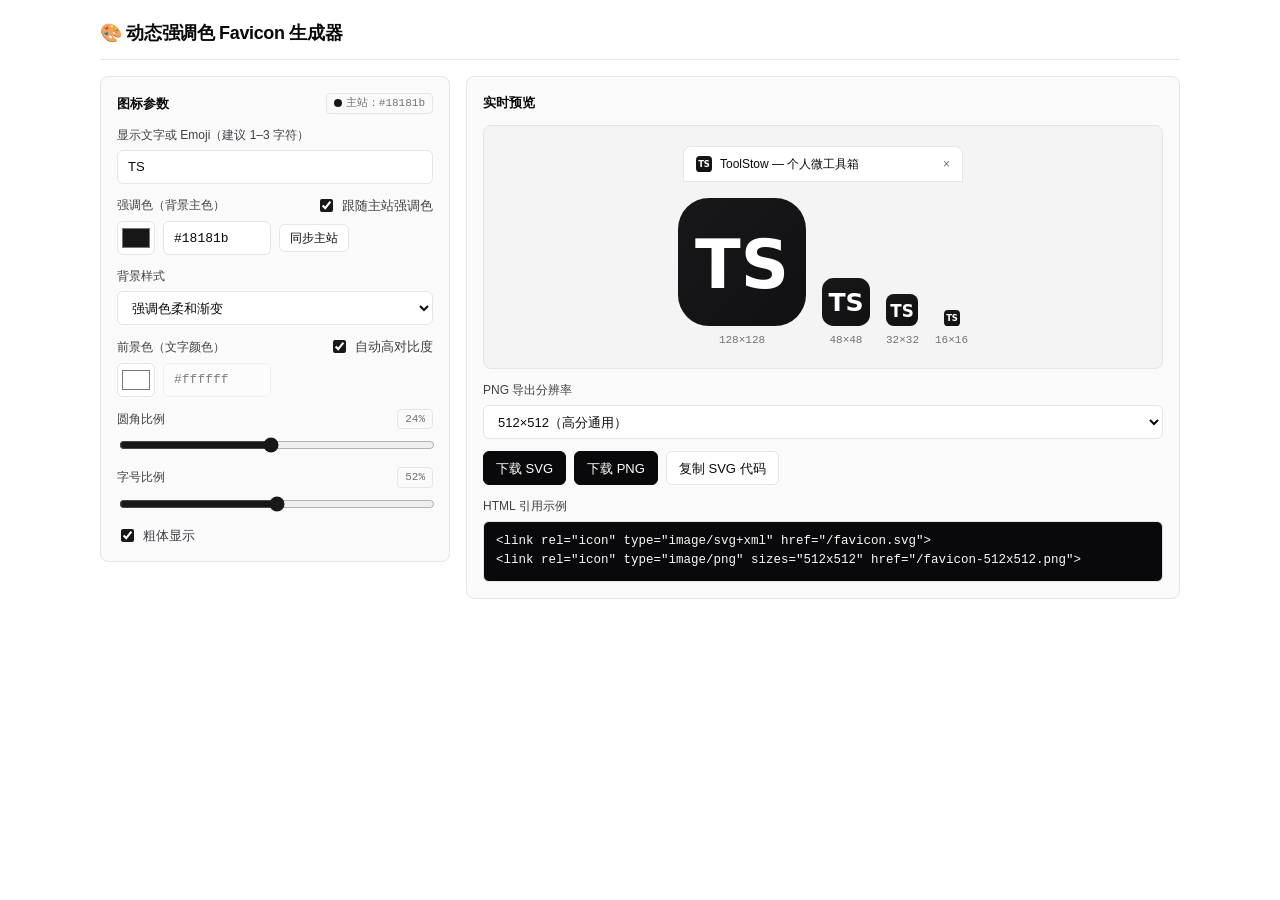
<file: examples/dynamic-favicon/index.html>
<!DOCTYPE html>
<html lang="zh-CN">
<head>
  <meta charset="UTF-8">
  <meta name="viewport" content="width=device-width, initial-scale=1.0">
  <title>动态强调色 Favicon 生成器</title>
  <link rel="stylesheet" href="/ui/v1/toolstow.css">
  <script src="/ui/v1/theme.js"></script>
  <style>
    .sync-dot {
      width: 8px;
      height: 8px;
      border-radius: 50%;
      background: var(--ts-accent);
      display: inline-block;
      flex-shrink: 0;
    }

    .field {
      display: flex;
      flex-direction: column;
      gap: 6px;
    }

    .field-head {
      display: flex;
      align-items: center;
      justify-content: space-between;
      gap: var(--ts-space-2);
      flex-wrap: wrap;
    }

    .color-picker {
      width: 38px;
      height: 34px;
      padding: 2px;
      border: 1px solid var(--ts-border);
      border-radius: var(--ts-radius-sm);
      background: var(--ts-canvas);
      cursor: pointer;
      flex-shrink: 0;
    }

    .hex-input {
      width: 108px;
      font-family: var(--ts-font-mono);
    }

    .range-input {
      width: 100%;
      accent-color: var(--ts-accent);
    }

    .checkbox-label {
      display: inline-flex;
      align-items: center;
      gap: 6px;
      cursor: pointer;
      font-size: 13px;
      color: var(--ts-ink-secondary);
    }

    .checkbox-label input {
      accent-color: var(--ts-accent);
    }

    .preview-stage {
      display: flex;
      flex-direction: column;
      align-items: center;
      gap: var(--ts-space-4);
      padding: var(--ts-space-5);
      border-radius: var(--ts-radius-md);
      background: var(--ts-surface-hover);
      border: 1px solid var(--ts-border);
    }

    .preview-sizes {
      display: flex;
      align-items: flex-end;
      justify-content: center;
      gap: var(--ts-space-4);
      flex-wrap: wrap;
    }

    .preview-item {
      display: flex;
      flex-direction: column;
      align-items: center;
      gap: 6px;
      font-size: 11px;
      font-family: var(--ts-font-mono);
      color: var(--ts-ink-muted);
    }

    .preview-box {
      display: flex;
      align-items: center;
      justify-content: center;
      border-radius: var(--ts-radius-sm);
    }

    .preview-box img {
      display: block;
    }

    .tab-mock {
      width: 100%;
      max-width: 280px;
      display: flex;
      align-items: center;
      gap: var(--ts-space-2);
      padding: var(--ts-space-2) var(--ts-space-3);
      border-radius: var(--ts-radius-md) var(--ts-radius-md) 0 0;
      background: var(--ts-canvas);
      border: 1px solid var(--ts-border);
      font-size: 12px;
      color: var(--ts-ink);
    }

    .tab-mock img {
      width: 16px;
      height: 16px;
      flex-shrink: 0;
    }

    .tab-mock-title {
      overflow: hidden;
      text-overflow: ellipsis;
      white-space: nowrap;
      flex: 1;
    }
  </style>
</head>
<body>
  <div class="ts-workbench" data-aside="left">
    <header class="ts-standalone-only ts-standalone-header">
      <h1>🎨 动态强调色 Favicon 生成器</h1>
    </header>

    <aside class="ts-wb-aside ts-card" aria-label="图标配置">
        <div class="ts-card-header">
          <h2 class="ts-section-title">图标参数</h2>
          <span class="ts-badge ts-badge-mono">
            <span class="sync-dot" aria-hidden="true"></span>
            <span id="host-theme-label">主站：#18181b</span>
          </span>
        </div>

        <div class="field">
          <label class="ts-label" for="glyph-input">显示文字或 Emoji（建议 1–3 字符）</label>
          <input id="glyph-input" class="ts-input" type="text" maxlength="6" value="TS" placeholder="例如 TS / ⚡ / A">
        </div>

        <div class="field">
          <div class="field-head">
            <label class="ts-label" for="bg-color-picker">强调色（背景主色）</label>
            <label class="checkbox-label">
              <input id="follow-host" type="checkbox" checked>
              跟随主站强调色
            </label>
          </div>
          <div class="ts-row">
            <input id="bg-color-picker" class="color-picker" type="color" value="#18181b" aria-label="选择背景强调色">
            <input id="bg-color-hex" class="ts-input hex-input" type="text" value="#18181b" maxlength="7" aria-label="背景十六进制色值">
            <button id="resync-btn" class="ts-btn ts-btn-sm" type="button">同步主站</button>
          </div>
        </div>

        <div class="field">
          <label class="ts-label" for="bg-style">背景样式</label>
          <select id="bg-style" class="ts-select">
            <option value="gradient">强调色柔和渐变</option>
            <option value="solid">纯色填充</option>
            <option value="outline">浅底描边</option>
          </select>
        </div>

        <div class="field">
          <div class="field-head">
            <label class="ts-label" for="fg-color-picker">前景色（文字颜色）</label>
            <label class="checkbox-label">
              <input id="auto-contrast" type="checkbox" checked>
              自动高对比度
            </label>
          </div>
          <div class="ts-row">
            <input id="fg-color-picker" class="color-picker" type="color" value="#ffffff" aria-label="选择文字颜色">
            <input id="fg-color-hex" class="ts-input hex-input" type="text" value="#ffffff" maxlength="7" aria-label="文字十六进制色值">
          </div>
        </div>

        <div class="field">
          <div class="field-head">
            <label class="ts-label" for="radius-range">圆角比例</label>
            <span id="radius-value" class="ts-badge ts-badge-mono">24%</span>
          </div>
          <input id="radius-range" class="range-input" type="range" min="0" max="50" value="24">
        </div>

        <div class="field">
          <div class="field-head">
            <label class="ts-label" for="font-size-range">字号比例</label>
            <span id="font-size-value" class="ts-badge ts-badge-mono">52%</span>
          </div>
          <input id="font-size-range" class="range-input" type="range" min="28" max="76" value="52">
        </div>

        <div class="field">
          <label class="checkbox-label">
            <input id="bold-toggle" type="checkbox" checked>
            粗体显示
          </label>
        </div>
    </aside>

    <main class="ts-wb-main ts-card" aria-label="实时预览与导出">
        <div class="ts-card-header">
          <h2 class="ts-section-title">实时预览</h2>
        </div>

        <div class="preview-stage">
          <div class="tab-mock" aria-label="浏览器标签页效果预览">
            <img id="preview-tab" alt="标签页预览">
            <span class="tab-mock-title">ToolStow — 个人微工具箱</span>
            <span class="ts-muted" aria-hidden="true">×</span>
          </div>

          <div class="preview-sizes">
            <div class="preview-item">
              <div class="preview-box"><img id="preview-128" width="128" height="128" alt="128px 预览"></div>
              <span>128×128</span>
            </div>
            <div class="preview-item">
              <div class="preview-box"><img id="preview-48" width="48" height="48" alt="48px 预览"></div>
              <span>48×48</span>
            </div>
            <div class="preview-item">
              <div class="preview-box"><img id="preview-32" width="32" height="32" alt="32px 预览"></div>
              <span>32×32</span>
            </div>
            <div class="preview-item">
              <div class="preview-box"><img id="preview-16" width="16" height="16" alt="16px 预览"></div>
              <span>16×16</span>
            </div>
          </div>
        </div>

        <div class="field">
          <label class="ts-label" for="png-size">PNG 导出分辨率</label>
          <select id="png-size" class="ts-select">
            <option value="32">32×32（标准 Favicon）</option>
            <option value="64">64×64（高清 Favicon）</option>
            <option value="180">180×180（Apple Touch Icon）</option>
            <option value="192">192×192（Android PWA）</option>
            <option value="512" selected>512×512（高分通用）</option>
          </select>
        </div>

        <div class="ts-row">
          <button id="download-svg-btn" class="ts-btn ts-btn-primary" type="button">下载 SVG</button>
          <button id="download-png-btn" class="ts-btn ts-btn-primary" type="button">下载 PNG</button>
          <button id="copy-svg-btn" class="ts-btn" type="button">复制 SVG 代码</button>
        </div>

        <div class="field">
          <span class="ts-label">HTML 引用示例</span>
          <pre id="html-snippet" class="ts-code"></pre>
        </div>
    </main>
  </div>

  <script>
    const state = {
      hostAccent: "#18181b",
      hostMode: "light",
      followHost: true,
      glyph: "TS",
      bgColor: "#18181b",
      bgStyle: "gradient",
      autoContrast: true,
      fgColor: "#ffffff",
      radiusPct: 24,
      fontSizePct: 52,
      bold: true,
      pngSize: 512,
      currentSvg: "",
      currentDataUrl: "",
    };

    const els = {
      hostThemeLabel: document.getElementById("host-theme-label"),
      glyphInput: document.getElementById("glyph-input"),
      followHost: document.getElementById("follow-host"),
      bgColorPicker: document.getElementById("bg-color-picker"),
      bgColorHex: document.getElementById("bg-color-hex"),
      resyncBtn: document.getElementById("resync-btn"),
      bgStyle: document.getElementById("bg-style"),
      autoContrast: document.getElementById("auto-contrast"),
      fgColorPicker: document.getElementById("fg-color-picker"),
      fgColorHex: document.getElementById("fg-color-hex"),
      radiusRange: document.getElementById("radius-range"),
      radiusValue: document.getElementById("radius-value"),
      fontSizeRange: document.getElementById("font-size-range"),
      fontSizeValue: document.getElementById("font-size-value"),
      boldToggle: document.getElementById("bold-toggle"),
      pngSize: document.getElementById("png-size"),
      downloadSvgBtn: document.getElementById("download-svg-btn"),
      downloadPngBtn: document.getElementById("download-png-btn"),
      copySvgBtn: document.getElementById("copy-svg-btn"),
      htmlSnippet: document.getElementById("html-snippet"),
      previews: [
        document.getElementById("preview-tab"),
        document.getElementById("preview-128"),
        document.getElementById("preview-48"),
        document.getElementById("preview-32"),
        document.getElementById("preview-16"),
      ],
    };

    function normalizeHex(val) {
      if (typeof val !== "string") return null;
      const trimmed = val.trim();
      if (/^#[0-9a-fA-F]{6}$/.test(trimmed)) return trimmed.toLowerCase();
      if (/^#[0-9a-fA-F]{3}$/.test(trimmed)) {
        const r = trimmed[1];
        const g = trimmed[2];
        const b = trimmed[3];
        return `#${r}${r}${g}${g}${b}${b}`.toLowerCase();
      }
      return null;
    }

    function hexToRgb(hex) {
      const n = parseInt(hex.slice(1), 16);
      return { r: (n >> 16) & 255, g: (n >> 8) & 255, b: n & 255 };
    }

    function rgbToHex(r, g, b) {
      const clamp = (v) => Math.max(0, Math.min(255, Math.round(v)));
      return (
        "#" +
        [clamp(r), clamp(g), clamp(b)]
          .map((v) => v.toString(16).padStart(2, "0"))
          .join("")
      );
    }

    function shiftColor(hex, factor) {
      const { r, g, b } = hexToRgb(hex);
      return rgbToHex(r * factor, g * factor, b * factor);
    }

    function pickContrastColor(hex) {
      const { r, g, b } = hexToRgb(hex);
      const luminance = (0.299 * r + 0.587 * g + 0.114 * b) / 255;
      return luminance > 0.62 ? "#09090b" : "#ffffff";
    }

    function escapeXml(str) {
      return String(str)
        .replace(/&/g, "&amp;")
        .replace(/</g, "&lt;")
        .replace(/>/g, "&gt;")
        .replace(/"/g, "&quot;")
        .replace(/'/g, "&#39;");
    }

    function buildSvg() {
      const size = 128;
      const rx = Math.round((state.radiusPct / 100) * size);
      const fontSize = Math.round((state.fontSizePct / 100) * size);
      const fontWeight = state.bold ? "700" : "500";
      const accent = state.bgColor;
      const accentDark = shiftColor(accent, 0.72);

      let textColor = state.fgColor;
      if (state.autoContrast) {
        textColor = state.bgStyle === "outline" ? accent : pickContrastColor(accent);
      }

      let defs = "";
      let bgRect = "";
      if (state.bgStyle === "gradient") {
        defs = `<defs><linearGradient id="g" x1="0%" y1="0%" x2="100%" y2="100%"><stop offset="0%" stop-color="${accent}"/><stop offset="100%" stop-color="${accentDark}"/></linearGradient></defs>`;
        bgRect = `<rect width="${size}" height="${size}" rx="${rx}" fill="url(#g)"/>`;
      } else if (state.bgStyle === "outline") {
        const fill = state.hostMode === "dark" ? "#09090b" : "#ffffff";
        bgRect = `<rect x="5" y="5" width="${size - 10}" height="${size - 10}" rx="${Math.max(0, rx - 3)}" fill="${fill}" stroke="${accent}" stroke-width="10"/>`;
      } else {
        bgRect = `<rect width="${size}" height="${size}" rx="${rx}" fill="${accent}"/>`;
      }

      const safeText = escapeXml(state.glyph.trim() || " ");
      return [
        `<svg xmlns="http://www.w3.org/2000/svg" viewBox="0 0 ${size} ${size}" width="${size}" height="${size}">`,
        defs,
        bgRect,
        `<text x="50%" y="52%" dominant-baseline="central" text-anchor="middle" fill="${textColor}" font-family="system-ui, -apple-system, BlinkMacSystemFont, 'Segoe UI', Roboto, sans-serif" font-size="${fontSize}" font-weight="${fontWeight}">${safeText}</text>`,
        `</svg>`,
      ]
        .filter(Boolean)
        .join("");
    }

    function notify(msg) {
      if (window.ToolStow) {
        window.ToolStow.toast(msg);
      }
    }

    function triggerDownload(url, filename) {
      const a = document.createElement("a");
      a.href = url;
      a.download = filename;
      document.body.appendChild(a);
      a.click();
      document.body.removeChild(a);
    }

    function render() {
      if (state.autoContrast) {
        const computed = state.bgStyle === "outline" ? state.bgColor : pickContrastColor(state.bgColor);
        state.fgColor = computed;
        els.fgColorPicker.value = computed;
        els.fgColorHex.value = computed;
      }

      els.bgColorPicker.value = state.bgColor;
      els.bgColorHex.value = state.bgColor;
      els.followHost.checked = state.followHost;
      els.fgColorPicker.disabled = state.autoContrast;
      els.fgColorHex.disabled = state.autoContrast;
      els.radiusValue.textContent = `${state.radiusPct}%`;
      els.fontSizeValue.textContent = `${state.fontSizePct}%`;
      els.hostThemeLabel.textContent = `主站：${state.hostAccent}`;

      const svg = buildSvg();
      state.currentSvg = svg;
      const dataUrl = `data:image/svg+xml;charset=utf-8,${encodeURIComponent(svg)}`;
      state.currentDataUrl = dataUrl;

      for (const img of els.previews) {
        img.src = dataUrl;
      }

      els.htmlSnippet.textContent =
        `<link rel="icon" type="image/svg+xml" href="/favicon.svg">\n` +
        `<link rel="icon" type="image/png" sizes="${state.pngSize}x${state.pngSize}" href="/favicon-${state.pngSize}x${state.pngSize}.png">`;
    }

    function downloadSvg() {
      const blob = new Blob([state.currentSvg], { type: "image/svg+xml;charset=utf-8" });
      const url = URL.createObjectURL(blob);
      triggerDownload(url, "favicon.svg");
      window.setTimeout(() => URL.revokeObjectURL(url), 1000);
      notify("已触发 favicon.svg 下载");
    }

    function downloadPng() {
      const size = Number(state.pngSize) || 512;
      const canvas = document.createElement("canvas");
      canvas.width = size;
      canvas.height = size;
      const ctx = canvas.getContext("2d");
      if (!ctx) {
        notify("无法初始化 Canvas 渲染上下文");
        return;
      }

      const img = new Image();
      img.onload = () => {
        ctx.clearRect(0, 0, size, size);
        ctx.drawImage(img, 0, 0, size, size);
        const filename = `favicon-${size}x${size}.png`;

        if (typeof canvas.toBlob === "function") {
          canvas.toBlob((blob) => {
            if (!blob) {
              triggerDownload(canvas.toDataURL("image/png"), filename);
              notify(`已触发 ${filename} 下载`);
              return;
            }
            const url = URL.createObjectURL(blob);
            triggerDownload(url, filename);
            window.setTimeout(() => URL.revokeObjectURL(url), 1000);
            notify(`已触发 ${filename} 下载`);
          }, "image/png");
        } else {
          triggerDownload(canvas.toDataURL("image/png"), filename);
          notify(`已触发 ${filename} 下载`);
        }
      };
      img.onerror = () => {
        notify("PNG 渲染失败，请改用 SVG 导出");
      };
      img.src = state.currentDataUrl;
    }

    async function copySvgCode() {
      const ok = window.ToolStow ? await window.ToolStow.copy(state.currentSvg) : false;
      notify(ok ? "SVG 代码已复制到剪贴板" : "剪贴板受限，请直接点击“下载 SVG”");
    }

    function applyHostTheme(theme) {
      if (!theme || typeof theme !== "object") return;
      if (theme.mode === "dark" || theme.mode === "light") {
        state.hostMode = theme.mode;
      }
      const hex = normalizeHex(theme.accent);
      if (hex) {
        state.hostAccent = hex;
        if (state.followHost) {
          state.bgColor = hex;
        }
      }
      render();
    }

    els.glyphInput.addEventListener("input", (e) => {
      state.glyph = e.target.value;
      render();
    });

    els.followHost.addEventListener("change", (e) => {
      state.followHost = e.target.checked;
      if (state.followHost) {
        state.bgColor = state.hostAccent;
      }
      render();
    });

    els.bgColorPicker.addEventListener("input", (e) => {
      const hex = normalizeHex(e.target.value);
      if (!hex) return;
      state.bgColor = hex;
      state.followHost = false;
      render();
    });

    els.bgColorHex.addEventListener("input", (e) => {
      const hex = normalizeHex(e.target.value);
      if (!hex) return;
      state.bgColor = hex;
      state.followHost = false;
      render();
    });

    els.resyncBtn.addEventListener("click", () => {
      state.followHost = true;
      state.bgColor = state.hostAccent;
      render();
      notify(`已同步主站强调色 ${state.hostAccent}`);
    });

    els.bgStyle.addEventListener("change", (e) => {
      state.bgStyle = e.target.value;
      render();
    });

    els.autoContrast.addEventListener("change", (e) => {
      state.autoContrast = e.target.checked;
      render();
    });

    els.fgColorPicker.addEventListener("input", (e) => {
      const hex = normalizeHex(e.target.value);
      if (!hex) return;
      state.autoContrast = false;
      els.autoContrast.checked = false;
      state.fgColor = hex;
      render();
    });

    els.fgColorHex.addEventListener("input", (e) => {
      const hex = normalizeHex(e.target.value);
      if (!hex) return;
      state.autoContrast = false;
      els.autoContrast.checked = false;
      state.fgColor = hex;
      render();
    });

    els.radiusRange.addEventListener("input", (e) => {
      state.radiusPct = Number(e.target.value);
      render();
    });

    els.fontSizeRange.addEventListener("input", (e) => {
      state.fontSizePct = Number(e.target.value);
      render();
    });

    els.boldToggle.addEventListener("change", (e) => {
      state.bold = e.target.checked;
      render();
    });

    els.pngSize.addEventListener("change", (e) => {
      state.pngSize = Number(e.target.value);
      render();
    });

    els.downloadSvgBtn.addEventListener("click", downloadSvg);
    els.downloadPngBtn.addEventListener("click", downloadPng);
    els.copySvgBtn.addEventListener("click", copySvgCode);

    if (window.ToolStow) {
      applyHostTheme(window.ToolStow.getTheme());
      window.ToolStow.onThemeChange(({ mode, accent }) => {
        applyHostTheme({ mode, accent });
      });
    } else {
      render();
    }
  </script>
</body>
</html>
</file>
<file: ui/v1/toolstow.css>
/* ==========================================================================
   ToolStow Shared Design System (/ui/v1/toolstow.css)
   Minimalist monochrome B&W aesthetic inspired by monitor-probe/monitor.
   Used by the public shell, /admin console, and all embedded/standalone tools.
   ========================================================================== */

:root {
  color-scheme: light;

  /* Canonical Monochrome Design Tokens (Light) */
  --ts-canvas: #ffffff;
  --ts-surface: #fafafa;
  --ts-surface-hover: #f4f4f5;
  --ts-border: #e5e5e5;
  --ts-border-strong: #d4d4d8;
  --ts-ink: #09090b;
  --ts-ink-secondary: #3f3f46;
  --ts-ink-muted: #71717a;
  --ts-inverted-bg: #09090b;
  --ts-inverted-bg-hover: #27272a;
  --ts-inverted-ink: #ffffff;
  --ts-accent: #18181b;
  --ts-danger: #dc2626;
  --ts-danger-bg: #fef2f2;
  --ts-danger-border: #fecaca;
  --ts-success: #16a34a;
  --ts-code-bg: #09090b;
  --ts-code-ink: #fafafa;

  /* Geometry & Spacing */
  --ts-radius-sm: 6px;
  --ts-radius-md: 8px;
  --ts-space-1: 4px;
  --ts-space-2: 8px;
  --ts-space-3: 12px;
  --ts-space-4: 16px;
  --ts-space-5: 20px;

  /* Typography */
  --ts-font-sans: Inter, -apple-system, BlinkMacSystemFont, "Segoe UI", Roboto, "Helvetica Neue", Arial, sans-serif;
  --ts-font-mono: ui-monospace, SFMono-Regular, Menlo, Monaco, Consolas, "Liberation Mono", monospace;

  /* One-Way Legacy / Host Aliases */
  --canvas: var(--ts-canvas);
  --surface: var(--ts-surface);
  --surface-hover: var(--ts-surface-hover);
  --border: var(--ts-border);
  --border-strong: var(--ts-border-strong);
  --ink: var(--ts-ink);
  --ink-secondary: var(--ts-ink-secondary);
  --ink-muted: var(--ts-ink-muted);
  --inverted-bg: var(--ts-inverted-bg);
  --inverted-bg-hover: var(--ts-inverted-bg-hover);
  --inverted-ink: var(--ts-inverted-ink);
  --danger: var(--ts-danger);
  --danger-bg: var(--ts-danger-bg);
  --danger-border: var(--ts-danger-border);
  --success: var(--ts-success);
  --accent: var(--ts-accent);
  --radius-sm: var(--ts-radius-sm);
  --radius-md: var(--ts-radius-md);
  --font-sans: var(--ts-font-sans);
  --font-mono: var(--ts-font-mono);
}

:root[data-theme="dark"] {
  color-scheme: dark;

  --ts-canvas: #09090b;
  --ts-surface: #111113;
  --ts-surface-hover: #18181b;
  --ts-border: #27272a;
  --ts-border-strong: #3f3f46;
  --ts-ink: #fafafa;
  --ts-ink-secondary: #d4d4d8;
  --ts-ink-muted: #a1a1aa;
  --ts-inverted-bg: #fafafa;
  --ts-inverted-bg-hover: #e4e4e7;
  --ts-inverted-ink: #09090b;
  --ts-accent: #fafafa;
  --ts-danger: #f87171;
  --ts-danger-bg: #261214;
  --ts-danger-border: #5c1f24;
  --ts-success: #22c55e;
  --ts-code-bg: #050507;
  --ts-code-ink: #fafafa;
}

/* ==========================================================================
   Base Reset & Accessibility Helpers
   ========================================================================== */

*,
*::before,
*::after {
  box-sizing: border-box;
}

html,
body {
  margin: 0;
  padding: 0;
  background: var(--ts-canvas);
  color: var(--ts-ink);
  font-family: var(--ts-font-sans);
  font-size: 14px;
  line-height: 1.5;
  -webkit-font-smoothing: antialiased;
  -moz-osx-font-smoothing: grayscale;
}

body {
  min-height: 100vh;
  min-height: 100dvh;
}

code,
kbd,
pre {
  font-family: var(--ts-font-mono);
}

[hidden] {
  display: none !important;
}

.ts-sr-only {
  position: absolute;
  width: 1px;
  height: 1px;
  padding: 0;
  margin: -1px;
  overflow: hidden;
  clip: rect(0, 0, 0, 0);
  white-space: nowrap;
  border: 0;
}

/* Hide standalone-only headers/chrome when embedded inside a ToolStow iframe */
:root[data-embed="true"] .ts-standalone-only {
  display: none !important;
}

/* ==========================================================================
   Layout Primitives
   ========================================================================== */

.ts-page,
.ts-page-narrow {
  width: 100%;
  margin: 0 auto;
  padding: var(--ts-space-5);
  display: flex;
  flex-direction: column;
  gap: var(--ts-space-4);
}

.ts-page {
  max-width: 1080px;
}

.ts-page-narrow {
  max-width: 760px;
}

.ts-toolbar {
  display: flex;
  align-items: center;
  justify-content: space-between;
  gap: var(--ts-space-2);
  flex-wrap: wrap;
}

.ts-row {
  display: flex;
  align-items: center;
  gap: var(--ts-space-2);
  flex-wrap: wrap;
}

.ts-stack {
  display: flex;
  flex-direction: column;
  gap: var(--ts-space-3);
}

.ts-split {
  display: grid;
  grid-template-columns: repeat(2, minmax(0, 1fr));
  gap: var(--ts-space-4);
  align-items: start;
}

.ts-grid {
  display: grid;
  grid-template-columns: repeat(auto-fill, minmax(240px, 1fr));
  gap: var(--ts-space-3);
}

/* ==========================================================================
   Semantic Workbench Layout Slots
   Structural defaults only; themes may override any of these via ui.css.

   <div class="ts-workbench" [data-width="narrow"] [data-aside="right"]>
     <header class="ts-standalone-header">…</header>
     <div class="ts-wb-toolbar">…</div>
     <nav class="ts-wb-nav">…</nav>
     <aside class="ts-wb-aside">…</aside>
     <main class="ts-wb-main">
       <section class="ts-collection-group">
         <div class="ts-collection" [data-density="list"]>…</div>
       </section>
     </main>
   </div>
   ========================================================================== */

.ts-workbench {
  width: 100%;
  max-width: var(--ts-wb-max-width, 1120px);
  margin: 0 auto;
  padding: var(--ts-space-5);
  display: grid;
  grid-template-columns: minmax(0, 1fr);
  gap: var(--ts-space-4);
  align-items: start;
}

.ts-workbench[data-width="narrow"] {
  --ts-wb-max-width: 760px;
}

.ts-workbench > .ts-standalone-header {
  grid-column: 1 / -1;
}

:root[data-embed="true"] .ts-workbench > .ts-standalone-header {
  display: none !important;
}

.ts-wb-toolbar {
  grid-column: 1 / -1;
  display: flex;
  align-items: center;
  justify-content: space-between;
  gap: var(--ts-space-2);
  flex-wrap: wrap;
}

.ts-wb-nav {
  grid-column: 1 / -1;
  display: flex;
  align-items: center;
  gap: var(--ts-space-2);
  flex-wrap: wrap;
}

.ts-wb-aside {
  min-width: 0;
  display: flex;
  flex-direction: column;
  gap: var(--ts-space-3);
}

.ts-wb-main {
  min-width: 0;
  display: flex;
  flex-direction: column;
  gap: var(--ts-space-4);
}

.ts-collection {
  display: grid;
  grid-template-columns: repeat(auto-fill, minmax(min(100%, var(--ts-collection-min, 340px)), 1fr));
  gap: var(--ts-space-3);
}

.ts-collection[data-density="list"] {
  grid-template-columns: 1fr;
}

.ts-collection-group {
  display: flex;
  flex-direction: column;
  gap: var(--ts-space-2);
}

@media (min-width: 761px) {
  /* Two-column workbench whenever an aside slot is present (aside left by default).
     Dense flow keeps aside + main on the same row regardless of DOM order. */
  .ts-workbench:has(> .ts-wb-aside) {
    grid-template-columns: minmax(280px, 350px) minmax(0, 1fr);
    grid-auto-flow: row dense;
  }

  /* Slot placement uses :where() so themes can override with a single class. */
  :where(.ts-workbench:has(> .ts-wb-aside)) > .ts-wb-aside {
    grid-column: 1;
  }

  :where(.ts-workbench:has(> .ts-wb-aside)) > .ts-wb-main {
    grid-column: 2;
  }

  .ts-workbench[data-aside="right"]:has(> .ts-wb-aside) {
    grid-template-columns: minmax(0, 1fr) minmax(280px, 350px);
  }

  :where(.ts-workbench[data-aside="right"]:has(> .ts-wb-aside)) > .ts-wb-aside {
    grid-column: 2;
  }

  :where(.ts-workbench[data-aside="right"]:has(> .ts-wb-aside)) > .ts-wb-main {
    grid-column: 1;
  }
}

/* ==========================================================================
   Containers & Text Primitives
   ========================================================================== */

.ts-card {
  min-width: 0;
  padding: var(--ts-space-4);
  border: 1px solid var(--ts-border);
  border-radius: var(--ts-radius-md);
  background: var(--ts-surface);
  display: flex;
  flex-direction: column;
  gap: var(--ts-space-3);
}

.ts-card-header {
  display: flex;
  align-items: center;
  justify-content: space-between;
  gap: var(--ts-space-2);
  flex-wrap: wrap;
}

.ts-section-title {
  margin: 0;
  font-size: 13px;
  font-weight: 600;
  letter-spacing: -0.01em;
  color: var(--ts-ink);
}

.ts-label {
  display: block;
  font-size: 12px;
  font-weight: 500;
  color: var(--ts-ink-secondary);
}

.ts-help {
  margin: 0;
  font-size: 12px;
  color: var(--ts-ink-muted);
}

.ts-muted {
  color: var(--ts-ink-muted);
}

.ts-empty {
  padding: 28px var(--ts-space-4);
  border: 1px dashed var(--ts-border);
  border-radius: var(--ts-radius-md);
  background: var(--ts-surface);
  text-align: center;
  color: var(--ts-ink-muted);
  font-size: 13px;
}

.ts-standalone-header {
  display: flex;
  align-items: center;
  justify-content: space-between;
  gap: var(--ts-space-3);
  flex-wrap: wrap;
  padding-bottom: var(--ts-space-3);
  border-bottom: 1px solid var(--ts-border);
}

.ts-standalone-header h1 {
  margin: 0;
  font-size: 18px;
  font-weight: 600;
  letter-spacing: -0.02em;
  color: var(--ts-ink);
}

.ts-standalone-header p {
  margin: var(--ts-space-1) 0 0;
  font-size: 13px;
  color: var(--ts-ink-muted);
}

/* ==========================================================================
   Buttons & Controls
   ========================================================================== */

.ts-btn {
  display: inline-flex;
  align-items: center;
  justify-content: center;
  gap: 6px;
  height: 34px;
  padding: 0 var(--ts-space-3);
  border: 1px solid var(--ts-border);
  border-radius: var(--ts-radius-sm);
  background: var(--ts-canvas);
  color: var(--ts-ink);
  font: inherit;
  font-size: 13px;
  font-weight: 500;
  line-height: 1;
  text-decoration: none;
  cursor: pointer;
  white-space: nowrap;
  user-select: none;
  transition: background-color 0.14s ease, border-color 0.14s ease, color 0.14s ease, opacity 0.14s ease;
}

.ts-btn:hover:not(:disabled) {
  background: var(--ts-surface-hover);
  border-color: var(--ts-border-strong);
}

.ts-btn:focus-visible,
.ts-btn-ghost:focus-visible,
.ts-tab:focus-visible {
  outline: 2px solid var(--ts-ink);
  outline-offset: 1px;
}

.ts-btn:disabled {
  opacity: 0.45;
  cursor: not-allowed;
}

.ts-btn-primary {
  background: var(--ts-inverted-bg);
  border-color: var(--ts-inverted-bg);
  color: var(--ts-inverted-ink);
}

.ts-btn-primary:hover:not(:disabled) {
  background: var(--ts-inverted-bg-hover);
  border-color: var(--ts-inverted-bg-hover);
}

.ts-btn-accent {
  background: var(--ts-accent);
  border-color: var(--ts-accent);
  color: var(--ts-inverted-ink);
}

.ts-btn-accent:hover:not(:disabled) {
  opacity: 0.9;
  background: var(--ts-accent);
  border-color: var(--ts-accent);
}

.ts-btn-ghost {
  background: transparent;
  border-color: transparent;
  color: var(--ts-ink-muted);
}

.ts-btn-ghost:hover:not(:disabled) {
  color: var(--ts-ink);
  background: var(--ts-surface-hover);
  border-color: transparent;
}

.ts-btn-danger {
  color: var(--ts-danger);
  border-color: var(--ts-border);
  background: var(--ts-canvas);
}

.ts-btn-danger:hover:not(:disabled) {
  border-color: var(--ts-danger);
  background: var(--ts-danger-bg);
  color: var(--ts-danger);
}

.ts-btn-sm {
  height: 28px;
  padding: 0 10px;
  font-size: 12px;
}

/* ==========================================================================
   Form Controls
   ========================================================================== */

.ts-input,
.ts-textarea,
.ts-select {
  width: 100%;
  border: 1px solid var(--ts-border);
  border-radius: var(--ts-radius-sm);
  background: var(--ts-canvas);
  color: var(--ts-ink);
  font: inherit;
  font-size: 13px;
  transition: border-color 0.14s ease, background-color 0.14s ease;
}

.ts-input,
.ts-select {
  height: 34px;
  padding: 0 10px;
}

.ts-textarea {
  min-height: 96px;
  padding: var(--ts-space-2) 10px;
  line-height: 1.5;
  resize: vertical;
}

.ts-input::placeholder,
.ts-textarea::placeholder {
  color: var(--ts-ink-muted);
}

.ts-input:hover:not(:disabled),
.ts-textarea:hover:not(:disabled),
.ts-select:hover:not(:disabled) {
  border-color: var(--ts-border-strong);
}

.ts-input:focus,
.ts-textarea:focus,
.ts-select:focus {
  outline: none;
  border-color: var(--ts-ink);
}

.ts-input:disabled,
.ts-textarea:disabled,
.ts-select:disabled {
  opacity: 0.5;
  cursor: not-allowed;
}

/* ==========================================================================
   Navigation, Badges, Code & Feedback
   ========================================================================== */

.ts-tabs {
  display: inline-flex;
  align-items: center;
  gap: 2px;
  padding: 2px;
  border: 1px solid var(--ts-border);
  border-radius: var(--ts-radius-sm);
  background: var(--ts-canvas);
  flex-wrap: wrap;
}

.ts-tab {
  display: inline-flex;
  align-items: center;
  justify-content: center;
  gap: 6px;
  height: 28px;
  padding: 0 10px;
  border: 0;
  border-radius: 4px;
  background: transparent;
  color: var(--ts-ink-muted);
  font: inherit;
  font-size: 12px;
  font-weight: 500;
  cursor: pointer;
  white-space: nowrap;
  transition: background-color 0.12s ease, color 0.12s ease;
}

.ts-tab:hover:not(:disabled):not(.active) {
  color: var(--ts-ink);
}

.ts-tab.active {
  background: var(--ts-inverted-bg);
  color: var(--ts-inverted-ink);
}

.ts-tab:disabled {
  opacity: 0.45;
  cursor: not-allowed;
}

.ts-badge,
.ts-badge-mono {
  display: inline-flex;
  align-items: center;
  gap: 4px;
  padding: 1px 7px;
  border: 1px solid var(--ts-border);
  border-radius: 4px;
  background: var(--ts-surface);
  color: var(--ts-ink-secondary);
  font-size: 11px;
  line-height: 1.5;
  white-space: nowrap;
}

.ts-badge-mono {
  font-family: var(--ts-font-mono);
  color: var(--ts-ink-muted);
}

.ts-kbd {
  display: inline-flex;
  align-items: center;
  padding: 1px 5px;
  font-family: var(--ts-font-mono);
  font-size: 11px;
  line-height: 1.4;
  color: var(--ts-ink);
  background: var(--ts-surface);
  border: 1px solid var(--ts-border);
  border-radius: 4px;
}

.ts-code-row {
  display: flex;
  align-items: center;
  justify-content: space-between;
  gap: var(--ts-space-2);
  padding: var(--ts-space-2) 10px;
  border: 1px solid var(--ts-border);
  border-radius: var(--ts-radius-sm);
  background: var(--ts-canvas);
}

.ts-code-row > .ts-code,
.ts-code-row > code {
  min-width: 0;
  flex: 1;
  padding: 0;
  border: 0;
  background: transparent;
  color: var(--ts-ink);
}

.ts-code {
  margin: 0;
  padding: 10px var(--ts-space-3);
  border: 1px solid var(--ts-border);
  border-radius: var(--ts-radius-sm);
  background: var(--ts-code-bg);
  color: var(--ts-code-ink);
  font-family: var(--ts-font-mono);
  font-size: 12.5px;
  line-height: 1.55;
  overflow-x: auto;
  white-space: pre-wrap;
  word-break: break-word;
}

.ts-toast {
  position: fixed;
  right: var(--ts-space-4);
  bottom: var(--ts-space-4);
  z-index: 9999;
  max-width: min(360px, calc(100vw - 32px));
  padding: 9px 14px;
  border: 1px solid var(--ts-border-strong);
  border-radius: var(--ts-radius-sm);
  background: var(--ts-inverted-bg);
  color: var(--ts-inverted-ink);
  font-size: 13px;
  line-height: 1.4;
  opacity: 0;
  transform: translateY(6px);
  pointer-events: none;
  transition: opacity 0.16s ease, transform 0.16s ease;
}

.ts-toast.show {
  opacity: 1;
  transform: translateY(0);
  pointer-events: auto;
}

/* ==========================================================================
   Responsive Mobile Adjustments
   ========================================================================== */

@media (max-width: 720px) {
  .ts-page,
  .ts-page-narrow,
  .ts-workbench {
    padding: var(--ts-space-3);
    gap: var(--ts-space-3);
  }

  .ts-split {
    grid-template-columns: 1fr;
  }

  .ts-card {
    padding: var(--ts-space-3);
  }

  .ts-toast {
    right: var(--ts-space-3);
    bottom: var(--ts-space-3);
    left: var(--ts-space-3);
    max-width: none;
  }
}
</file>
